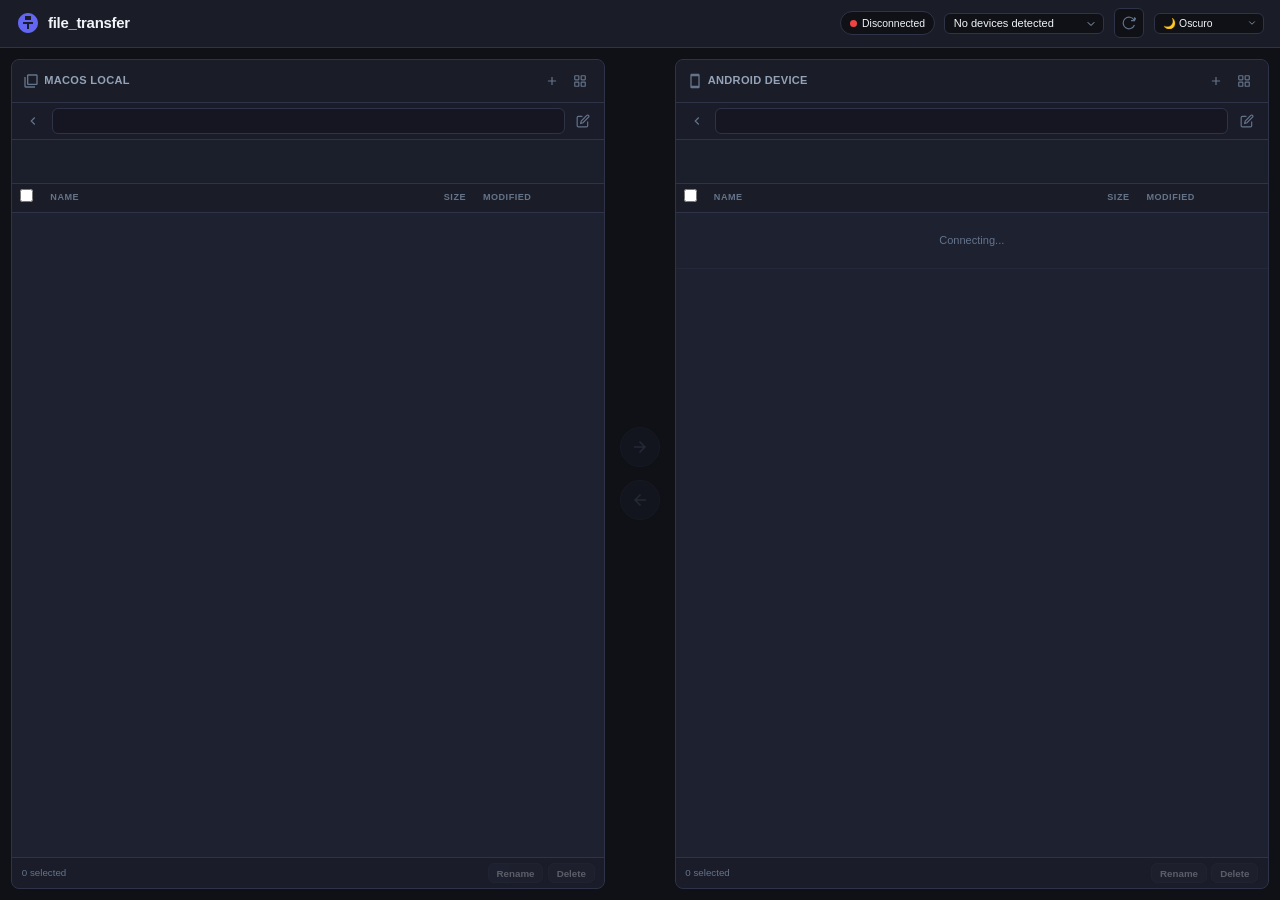
<file: index.html>
<!doctype html>
<html lang="en">

<head>
  <meta charset="UTF-8" />
  <link rel="stylesheet" href="/src/styles.css" />
  <meta name="viewport" content="width=device-width, initial-scale=1.0" />
  <title>file_transfer</title>
  <script type="module" src="/src/main.ts" defer></script>
</head>

<body>
  <div class="app-container">
    <!-- Header -->
    <header>
      <div class="logo-section">
        <!-- Android USB Icon SVG -->
        <svg class="logo-icon" viewBox="0 0 24 24">
          <path
            d="M15 9H9V5H15V9ZM12 2C6.48 2 2 6.48 2 12C2 17.52 6.48 22 12 22C17.52 22 22 17.52 22 12C22 6.48 17.52 2 12 2ZM17 13H13V18H11V13H7V11H17V13Z" />
        </svg>
        <h1>file_transfer</h1>
      </div>

      <div class="connection-bar">
        <div class="status-badge disconnected" id="status-badge">
          <span class="status-dot" id="status-dot"></span>
          <span id="status-text">Disconnected</span>
        </div>

        <select class="device-select" id="device-select">
          <option value="">No devices detected</option>
        </select>

        <button class="btn-refresh" id="btn-refresh" title="Refresh Devices">
          <!-- Refresh Arrow Icon -->
          <svg viewBox="0 0 24 24" fill="none" stroke="currentColor" stroke-width="2">
            <path d="M21.5 2v6h-6M21.34 15.57a10 10 0 1 1-.57-8.38l5.67-5.67" />
          </svg>
        </button>

        <select class="theme-select" id="theme-select">
          <option value="dark">🌙 Oscuro</option>
          <option value="light">☀️ Claro</option>
          <option value="system">💻 Sistema</option>
        </select>

      </div>
    </header>

    <!-- Main Workspace -->
    <main class="workspace">

      <!-- Left Pane: Local File Browser -->
      <section class="pane" id="local-pane">
        <div class="pane-header">
          <div class="pane-title-group">
            <svg viewBox="0 0 24 24">
              <path
                d="M4 6H2v14c0 1.1.9 2 2 2h14v-2H4V6zm16-4H8c-1.1 0-2 .9-2 2v12c0 1.1.9 2 2 2h12c1.1 0 2-.9 2-2V4c0-1.1-.9-2-2-2zm0 14H8V4h12v12z" />
            </svg>
            <h2 class="pane-title">macOS Local</h2>
          </div>
          <div class="pane-header-actions">
            <div class="pane-header-actions-group">
            <button class="btn-icon" id="btn-local-new-folder" title="New Folder">
              <svg viewBox="0 0 24 24" fill="none" stroke="currentColor" stroke-width="2">
                <path d="M12 5v14M5 12h14" />
              </svg>
            </button>
            <button class="btn-icon btn-view-toggle" id="btn-local-view-toggle" title="Toggle grid view">
              <svg viewBox="0 0 24 24" fill="none" stroke="currentColor" stroke-width="2">
                <rect x="3" y="3" width="7" height="7" rx="1" />
                <rect x="14" y="3" width="7" height="7" rx="1" />
                <rect x="3" y="14" width="7" height="7" rx="1" />
                <rect x="14" y="14" width="7" height="7" rx="1" />
              </svg>
            </button>
          </div>
        </div>
        </div>

        <div class="navigation-bar">
          <button class="btn-icon" id="local-up-btn" title="Go to parent folder">
            <svg viewBox="0 0 24 24" fill="none" stroke="currentColor" stroke-width="2">
              <polyline points="15 18 9 12 15 6" />
            </svg>
          </button>
          <div class="breadcrumbs" id="local-breadcrumbs"></div>
          <input type="text" class="path-input" id="local-path-input" value="/" style="display: none;" />
          <button class="btn-icon btn-edit-path" id="local-btn-edit-path" title="Editar ruta manualmente">
            <svg viewBox="0 0 24 24" fill="none" stroke="currentColor" stroke-width="2">
              <path
                d="M11 4H4a2 2 0 0 0-2 2v14a2 2 0 0 0 2 2h14a2 2 0 0 0 2-2v-7M18.5 2.5a2.121 2.121 0 1 1 3 3L12 15l-4 1 1-4 9.5-9.5z" />
            </svg>
          </button>
        </div>

        <!-- Local storage drives -->
        <div class="drives-container" id="local-drives"></div>

        <div class="file-list-container">
          <table class="file-table">
            <thead>
              <tr>
                <th class="col-checkbox">
                  <input type="checkbox" class="select-all" id="local-select-all" title="Select all" />
                </th>
                <th class="col-name">Name</th>
                <th class="col-size">Size</th>
                <th class="col-modified">Modified</th>
              </tr>
            </thead>
            <tbody id="local-file-list">
              <!-- Javascript will populate rows -->
            </tbody>
          </table>
        </div>

        <div class="pane-progress" id="local-pane-progress" hidden>
          <div class="pane-progress-header">
            <span class="pane-progress-title">
              <svg viewBox="0 0 24 24"><path d="M15 12h-8m0 0l4-4m-4 4l4 4" stroke-linecap="round" stroke-linejoin="round"/><path d="M21 12a9 9 0 1 1-18 0 9 9 0 0 1 18 0z" stroke-linecap="round" stroke-linejoin="round"/></svg>
              Pull to Mac
            </span>
            <span class="pane-progress-count" id="local-progress-count">0 / 0</span>
          </div>
          <div class="pane-progress-list" id="local-progress-list"></div>
        </div>

        <div class="pane-footer">
          <span class="selection-info" id="local-selection-info">0 selected</span>
          <div class="pane-actions">
            <button class="btn-action" id="btn-local-rename" disabled>Rename</button>
            <button class="btn-action" id="btn-local-delete" disabled>Delete</button>
          </div>
        </div>
      </section>

      <!-- Center Actions Divider -->
      <section class="transfer-controls">
        <button class="btn-transfer push" id="btn-push" disabled title="Copy to Android">
          <!-- Right Arrow SVG -->
          <svg viewBox="0 0 24 24">
            <path d="M12 4l-1.41 1.41L16.17 11H4v2h12.17l-5.58 5.59L12 20l8-8z" />
          </svg>
        </button>
        <button class="btn-transfer pull" id="btn-pull" disabled title="Copy to Mac">
          <!-- Left Arrow SVG -->
          <svg viewBox="0 0 24 24">
            <path d="M20 11H7.83l5.59-5.59L12 4l-8 8 8 8 1.41-1.41L7.83 13H20v-2z" />
          </svg>
        </button>
      </section>

      <!-- Right Pane: Android Remote Browser -->
      <section class="pane" id="remote-pane">
        <div class="pane-header">
          <div class="pane-title-group">
            <svg viewBox="0 0 24 24">
              <path
                d="M17 1.01L7 1c-1.1 0-2 .9-2 2v18c0 1.1.9 2 2 2h10c1.1 0 2-.9 2-2V3c0-1.1-.9-1.99-2-1.99zM17 19H7V5h10v14z" />
            </svg>
            <h2 class="pane-title">Android Device</h2>
          </div>
          <div class="pane-header-actions">
            <div class="pane-header-actions-group">
            <button class="btn-icon" id="btn-remote-new-folder" title="New Folder">
              <svg viewBox="0 0 24 24" fill="none" stroke="currentColor" stroke-width="2">
                <path d="M12 5v14M5 12h14" />
              </svg>
            </button>
            <button class="btn-icon btn-view-toggle" id="btn-remote-view-toggle" title="Toggle grid view">
              <svg viewBox="0 0 24 24" fill="none" stroke="currentColor" stroke-width="2">
                <rect x="3" y="3" width="7" height="7" rx="1" />
                <rect x="14" y="3" width="7" height="7" rx="1" />
                <rect x="3" y="14" width="7" height="7" rx="1" />
                <rect x="14" y="14" width="7" height="7" rx="1" />
              </svg>
            </button>
          </div>
        </div>
        </div>

        <div class="navigation-bar">
          <button class="btn-icon" id="remote-up-btn" title="Go to parent folder">
            <svg viewBox="0 0 24 24" fill="none" stroke="currentColor" stroke-width="2">
              <polyline points="15 18 9 12 15 6" />
            </svg>
          </button>
          <div class="breadcrumbs" id="remote-breadcrumbs"></div>
          <input type="text" class="path-input" id="remote-path-input" value="/storage" style="display: none;" />
          <button class="btn-icon btn-edit-path" id="remote-btn-edit-path" title="Editar ruta manualmente">
            <svg viewBox="0 0 24 24" fill="none" stroke="currentColor" stroke-width="2">
              <path
                d="M11 4H4a2 2 0 0 0-2 2v14a2 2 0 0 0 2 2h14a2 2 0 0 0 2-2v-7M18.5 2.5a2.121 2.121 0 1 1 3 3L12 15l-4 1 1-4 9.5-9.5z" />
            </svg>
          </button>
        </div>

        <!-- Remote storage drives -->
        <div class="drives-container" id="remote-drives"></div>

        <div class="file-list-container">
          <table class="file-table">
            <thead>
              <tr>
                <th class="col-checkbox">
                  <input type="checkbox" class="select-all" id="remote-select-all" title="Select all" />
                </th>
                <th class="col-name">Name</th>
                <th class="col-size">Size</th>
                <th class="col-modified">Modified</th>
              </tr>
            </thead>
            <tbody id="remote-file-list">
              <tr>
                <td colspan="4" style="text-align: center; color: var(--text-muted); padding: 1.5rem;">Connecting...
                </td>
              </tr>
            </tbody>
          </table>
        </div>

        <div class="pane-progress" id="remote-pane-progress" hidden>
          <div class="pane-progress-header">
            <span class="pane-progress-title">
              <svg viewBox="0 0 24 24"><path d="M9 12h8m0 0l-4-4m4 4l-4 4" stroke-linecap="round" stroke-linejoin="round"/><path d="M21 12a9 9 0 1 1-18 0 9 9 0 0 1 18 0z" stroke-linecap="round" stroke-linejoin="round"/></svg>
              Push to Android
            </span>
            <span class="pane-progress-count" id="remote-progress-count">0 / 0</span>
          </div>
          <div class="pane-progress-list" id="remote-progress-list"></div>
        </div>

        <div class="pane-footer">
          <span class="selection-info" id="remote-selection-info">0 selected</span>
          <div class="pane-actions">
            <button class="btn-action" id="btn-remote-rename" disabled>Rename</button>
            <button class="btn-action" id="btn-remote-delete" disabled>Delete</button>
          </div>
        </div>
      </section>

      <!-- Onboarding Screen / ADB Help Guide -->
      <div class="onboarding-overlay" id="onboarding-overlay" style="display: none;">
        <div class="onboarding-card">
          <h2>No Android Device Detected</h2>
          <p style="color: var(--text-secondary); margin-bottom: 1.5rem;">Please connect your Android device with USB
            debugging enabled. Follow these quick steps:</p>

          <div class="onboarding-steps">
            <div class="onboarding-step">
              <span class="step-num">1</span>
              <div class="step-text">
                <h4>Connect USB Cable</h4>
                <p>Plug your Android phone or tablet into your Mac using a USB data cable.</p>
              </div>
            </div>

            <div class="onboarding-step">
              <span class="step-num">2</span>
              <div class="step-text">
                <h4>Enable Developer Options</h4>
                <p>Go to **Settings** ➔ **About phone** on Android and tap **Build number** 7 times.</p>
              </div>
            </div>

            <div class="onboarding-step">
              <span class="step-num">3</span>
              <div class="step-text">
                <h4>Activate USB Debugging</h4>
                <p>Open **Settings** ➔ **System** ➔ **Developer options** and turn on **USB debugging**.</p>
              </div>
            </div>

            <div class="onboarding-step">
              <span class="step-num">4</span>
              <div class="step-text">
                <h4>Authorize Connection</h4>
                <p>If prompted on your phone's screen, select **"Always allow from this computer"** and tap **OK**.</p>
              </div>
            </div>
          </div>

          <button class="btn-modal confirm" onclick="document.querySelector('#btn-refresh').click()"
            style="margin-top: 1rem; width: 100%;">Refresh Connection</button>
        </div>
      </div>

    </main>


  </div>
</body>

</html>
</file>
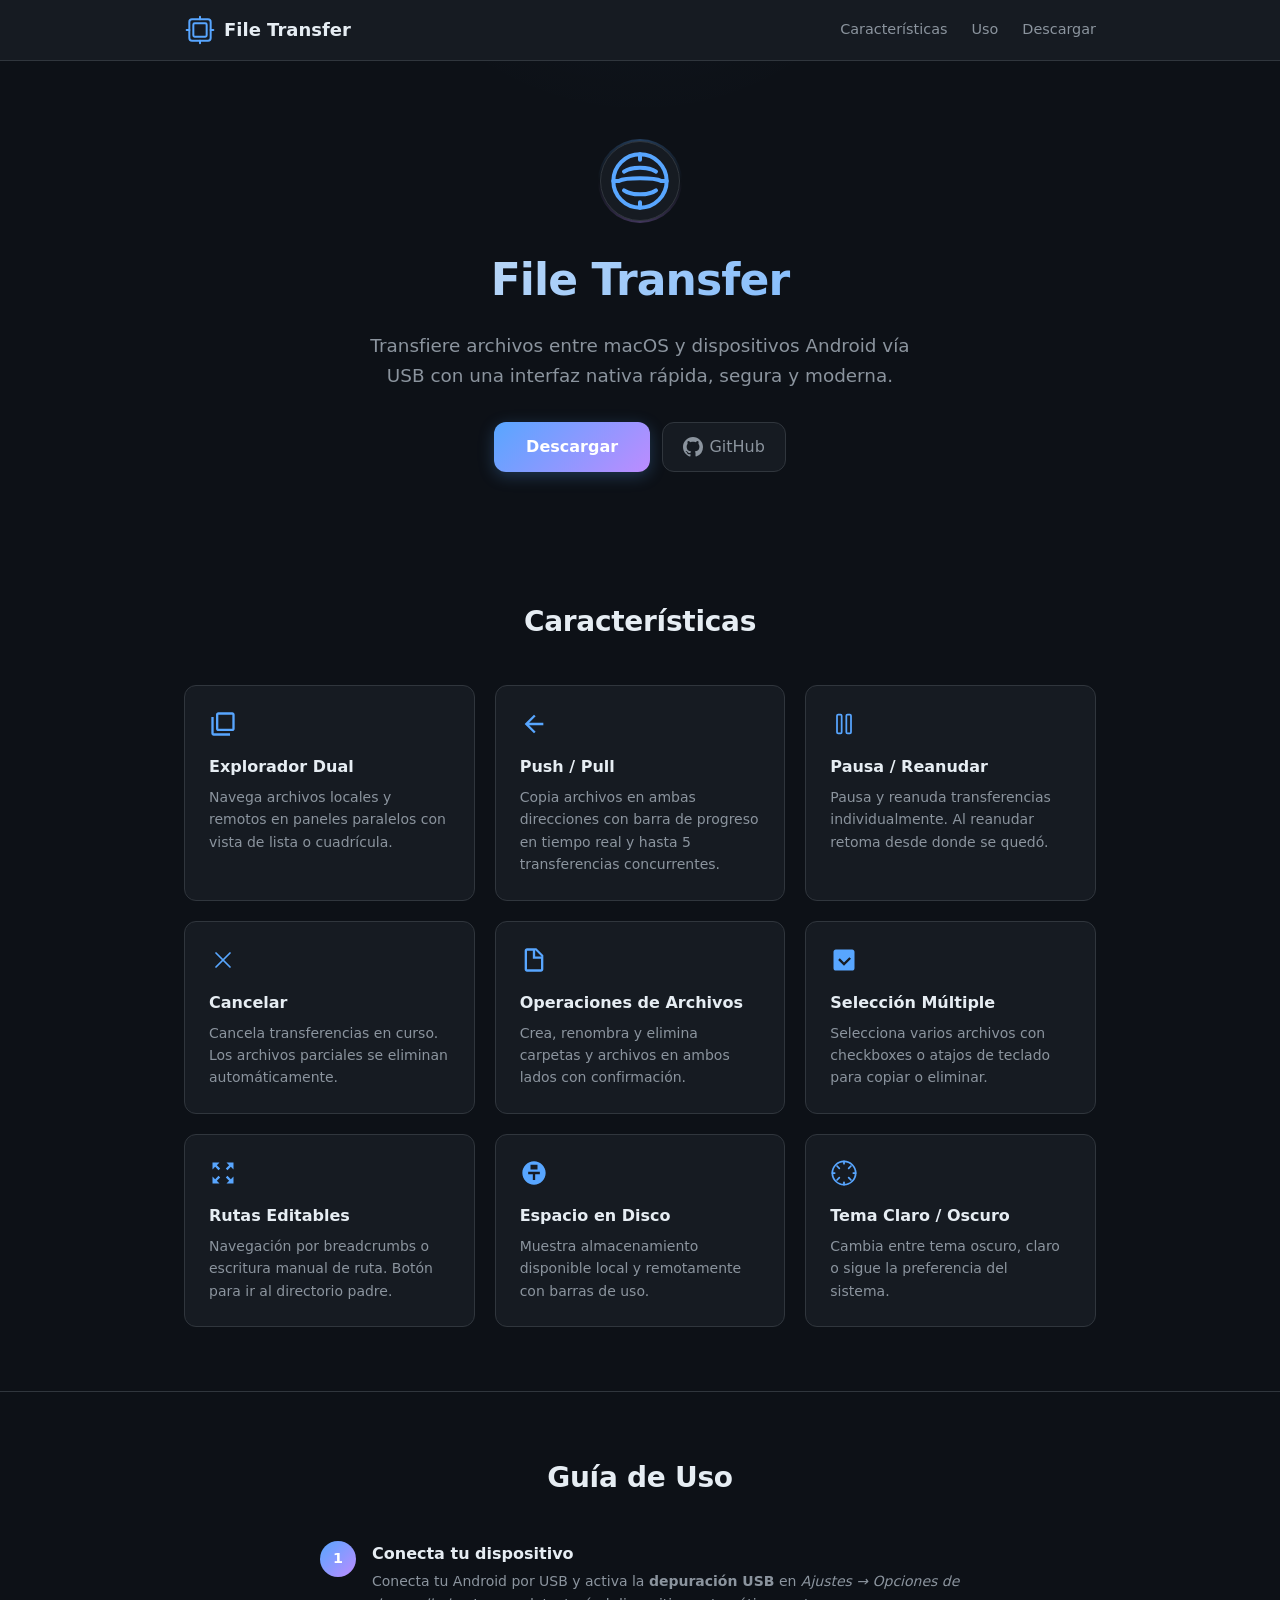
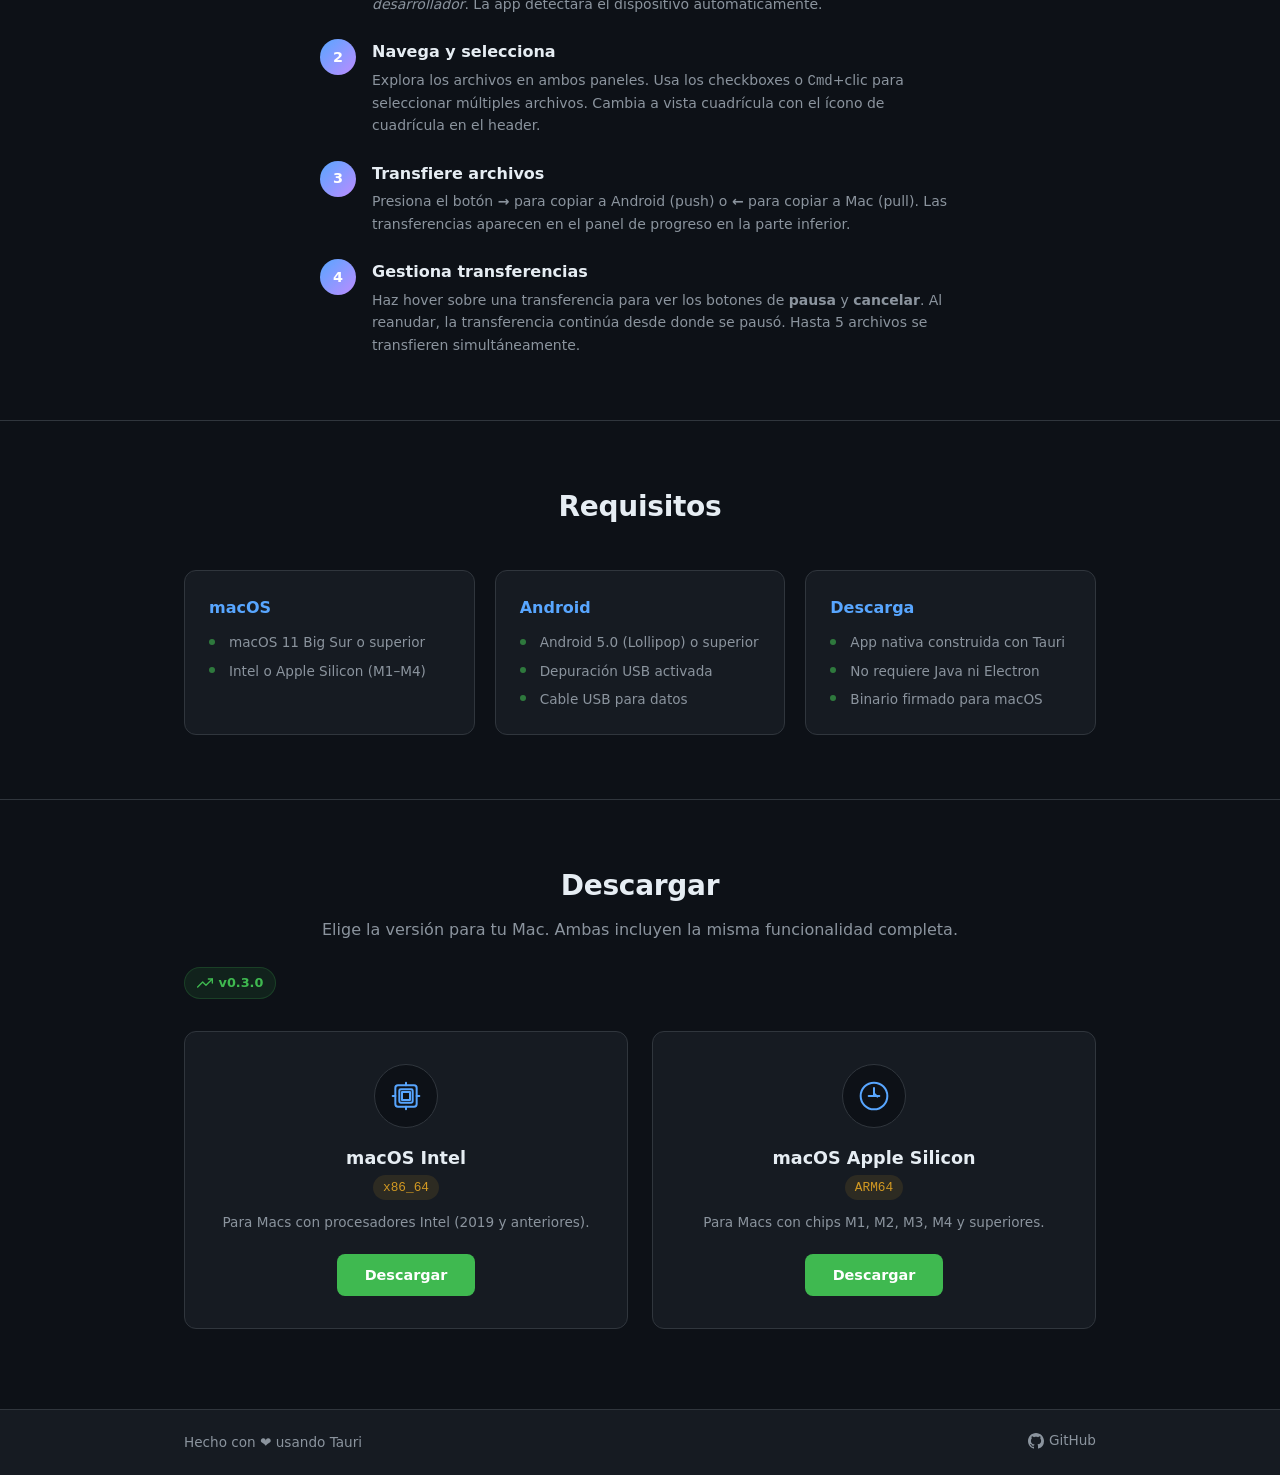
<file: docs/index.html>
<!DOCTYPE html>
<html lang="es">
<head>
  <meta charset="UTF-8" />
  <meta name="viewport" content="width=device-width, initial-scale=1.0" />
  <title>File Transfer — macOS ⇄ Android</title>
  <link rel="stylesheet" href="./styles.css" />
  <link rel="icon" type="image/svg+xml" href="data:image/svg+xml,<svg xmlns='http://www.w3.org/2000/svg' viewBox='0 0 24 24'><path d='M17 1.01L7 1c-1.1 0-2 .9-2 2v18c0 1.1.9 2 2 2h10c1.1 0 2-.9 2-2V3c0-1.1-.9-1.99-2-1.99zM17 19H7V5h10v14z'/></svg>" />
</head>
<body>

  <header>
    <div class="container header-inner">
      <div class="logo">
        <svg viewBox="0 0 24 24" width="32" height="32" fill="none" stroke="currentColor" stroke-width="1.5" stroke-linecap="round" stroke-linejoin="round">
          <rect x="4" y="4" width="16" height="16" rx="2"/>
          <rect x="7" y="7" width="10" height="10" rx="1"/>
          <path d="M12 2v2M12 20v2M2 12h2M20 12h2"/>
        </svg>
        <span>File Transfer</span>
      </div>
      <nav>
        <a href="#features">Características</a>
        <a href="#usage">Uso</a>
        <a href="#download">Descargar</a>
      </nav>
    </div>
  </header>

  <main>
    <section class="hero">
      <div class="container">
        <div class="hero-icon">
          <svg viewBox="0 0 24 24" width="64" height="64" fill="none" stroke="currentColor" stroke-width="1.5" stroke-linecap="round" stroke-linejoin="round">
            <path d="M12 2C6.48 2 2 6.48 2 12s4.48 10 10 10 10-4.48 10-10S17.52 2 12 2z"/>
            <path d="M6 8.5C6 8.5 8 7 12 7s6 1.5 6 1.5"/>
            <path d="M4 12c0 0 2-1 8-1s8 1 8 1"/>
            <path d="M6 15.5C6 15.5 8 17 12 17s6-1.5 6-1.5"/>
            <path d="M12 2v2M12 20v2M2 12h2M20 12h2"/>
          </svg>
        </div>
        <h1>File Transfer</h1>
        <p class="hero-subtitle">
          Transfiere archivos entre macOS y dispositivos Android vía USB
          con una interfaz nativa rápida, segura y moderna.
        </p>
        <div class="hero-actions">
          <a href="#download" class="btn-primary">Descargar</a>
          <a href="https://github.com/ALbertE03/file_transfer" target="_blank" rel="noopener" class="btn-gh">
            <svg viewBox="0 0 24 24" width="20" height="20" fill="currentColor"><path d="M12 0C5.37 0 0 5.37 0 12c0 5.31 3.435 9.795 8.205 11.385.6.105.825-.255.825-.57 0-.285-.015-1.23-.015-2.235-3.015.555-3.795-.735-4.035-1.41-.135-.345-.72-1.41-1.23-1.695-.42-.225-1.02-.78-.015-.795.945-.015 1.62.87 1.845 1.23 1.08 1.815 2.805 1.305 3.495.99.105-.78.42-1.305.765-1.605-2.67-.3-5.46-1.335-5.46-5.925 0-1.305.465-2.385 1.23-3.225-.12-.3-.54-1.53.12-3.18 0 0 1.005-.315 3.3 1.23.96-.27 1.98-.405 3-.405s2.04.135 3 .405c2.295-1.56 3.3-1.23 3.3-1.23.66 1.65.24 2.88.12 3.18.765.84 1.23 1.905 1.23 3.225 0 4.605-2.805 5.625-5.475 5.925.435.375.81 1.095.81 2.22 0 1.605-.015 2.895-.015 3.3 0 .315.225.69.825.57A12.02 12.02 0 0 0 24 12c0-6.63-5.37-12-12-12z"/></svg>
            GitHub
          </a>
        </div>
      </div>
    </section>

    <section class="features" id="features">
      <div class="container">
        <h2>Características</h2>
        <div class="features-grid">
          <article class="feature-card">
            <svg viewBox="0 0 24 24" fill="currentColor">
              <path d="M4 6H2v14c0 1.1.9 2 2 2h14v-2H4V6zm16-4H8c-1.1 0-2 .9-2 2v12c0 1.1.9 2 2 2h12c1.1 0 2-.9 2-2V4c0-1.1-.9-2-2-2zm0 14H8V4h12v12z"/>
            </svg>
            <h3>Explorador Dual</h3>
            <p>Navega archivos locales y remotos en paneles paralelos con vista de lista o cuadrícula.</p>
          </article>
          <article class="feature-card">
            <svg viewBox="0 0 24 24" fill="currentColor">
              <path d="M20 11H7.83l5.59-5.59L12 4l-8 8 8 8 1.41-1.41L7.83 13H20v-2z"/>
            </svg>
            <h3>Push / Pull</h3>
            <p>Copia archivos en ambas direcciones con barra de progreso en tiempo real y hasta 5 transferencias concurrentes.</p>
          </article>
          <article class="feature-card">
            <svg viewBox="0 0 24 24" fill="none" stroke="currentColor" stroke-width="1.5" stroke-linecap="round" stroke-linejoin="round">
              <rect x="6" y="4" width="4" height="16" rx="1"/>
              <rect x="14" y="4" width="4" height="16" rx="1"/>
            </svg>
            <h3>Pausa / Reanudar</h3>
            <p>Pausa y reanuda transferencias individualmente. Al reanudar retoma desde donde se quedó.</p>
          </article>
          <article class="feature-card">
            <svg viewBox="0 0 24 24" fill="none" stroke="currentColor" stroke-width="1.5" stroke-linecap="round" stroke-linejoin="round">
              <line x1="18" y1="6" x2="6" y2="18"/>
              <line x1="6" y1="6" x2="18" y2="18"/>
            </svg>
            <h3>Cancelar</h3>
            <p>Cancela transferencias en curso. Los archivos parciales se eliminan automáticamente.</p>
          </article>
          <article class="feature-card">
            <svg viewBox="0 0 24 24" fill="currentColor">
              <path d="M14 2H6c-1.1 0-2 .9-2 2v16c0 1.1.9 2 2 2h12c1.1 0 2-.9 2-2V8l-6-6zm-1 7V3.5L18.5 9H13zM6 20V4h5v7h7v9H6z"/>
            </svg>
            <h3>Operaciones de Archivos</h3>
            <p>Crea, renombra y elimina carpetas y archivos en ambos lados con confirmación.</p>
          </article>
          <article class="feature-card">
            <svg viewBox="0 0 24 24" fill="currentColor">
              <path d="M19 3H5c-1.1 0-2 .9-2 2v14c0 1.1.9 2 2 2h14c1.1 0 2-.9 2-2V5c0-1.1-.9-2-2-2zm-7 14l-5-5 1.41-1.41L12 14.17l4.59-4.58L18 11l-6 6z"/>
            </svg>
            <h3>Selección Múltiple</h3>
            <p>Selecciona varios archivos con checkboxes o atajos de teclado para copiar o eliminar.</p>
          </article>
          <article class="feature-card">
            <svg viewBox="0 0 24 24" fill="currentColor">
              <path d="M15 3l2.3 2.3-2.89 2.87 1.42 1.42L18.7 6.7 21 9V3h-6zM3 9l2.3-2.3 2.87 2.89 1.42-1.42L6.7 5.3 9 3H3v6zm6 12l-2.3-2.3 2.89-2.87-1.42-1.42L5.3 17.3 3 15v6h6zm12-6l-2.3 2.3-2.87-2.89-1.42 1.42 2.89 2.87L15 21h6v-6z"/>
            </svg>
            <h3>Rutas Editables</h3>
            <p>Navegación por breadcrumbs o escritura manual de ruta. Botón para ir al directorio padre.</p>
          </article>
          <article class="feature-card">
            <svg viewBox="0 0 24 24" fill="currentColor">
              <path d="M15 9H9V5H15V9ZM12 2C6.48 2 2 6.48 2 12C2 17.52 6.48 22 12 22C17.52 22 22 17.52 22 12C22 6.48 17.52 2 12 2ZM17 13H13V18H11V13H7V11H17V13Z"/>
            </svg>
            <h3>Espacio en Disco</h3>
            <p>Muestra almacenamiento disponible local y remotamente con barras de uso.</p>
          </article>
          <article class="feature-card">
            <svg viewBox="0 0 24 24" fill="none" stroke="currentColor" stroke-width="1.5" stroke-linecap="round" stroke-linejoin="round">
              <circle cx="12" cy="12" r="10"/>
              <path d="M12 2v2M12 20v2M2 12h2M20 12h2"/>
              <path d="M6 6l2 2M16 16l2 2M6 18l2-2M16 8l2-2"/>
            </svg>
            <h3>Tema Claro / Oscuro</h3>
            <p>Cambia entre tema oscuro, claro o sigue la preferencia del sistema.</p>
          </article>
        </div>
      </div>
    </section>

    <section class="usage" id="usage">
      <div class="container">
        <h2>Guía de Uso</h2>
        <div class="usage-steps">
          <div class="usage-step">
            <span class="usage-num">1</span>
            <div class="usage-body">
              <h3>Conecta tu dispositivo</h3>
              <p>Conecta tu Android por USB y activa la <strong>depuración USB</strong> en <em>Ajustes → Opciones de desarrollador</em>. La app detectará el dispositivo automáticamente.</p>
            </div>
          </div>
          <div class="usage-step">
            <span class="usage-num">2</span>
            <div class="usage-body">
              <h3>Navega y selecciona</h3>
              <p>Explora los archivos en ambos paneles. Usa los checkboxes o <kbd>Cmd</kbd>+clic para seleccionar múltiples archivos. Cambia a vista cuadrícula con el ícono de cuadrícula en el header.</p>
            </div>
          </div>
          <div class="usage-step">
            <span class="usage-num">3</span>
            <div class="usage-body">
              <h3>Transfiere archivos</h3>
              <p>Presiona el botón <strong>→</strong> para copiar a Android (push) o <strong>←</strong> para copiar a Mac (pull). Las transferencias aparecen en el panel de progreso en la parte inferior.</p>
            </div>
          </div>
          <div class="usage-step">
            <span class="usage-num">4</span>
            <div class="usage-body">
              <h3>Gestiona transferencias</h3>
              <p>Haz hover sobre una transferencia para ver los botones de <strong>pausa</strong> y <strong>cancelar</strong>. Al reanudar, la transferencia continúa desde donde se pausó. Hasta 5 archivos se transfieren simultáneamente.</p>
            </div>
          </div>
        </div>
      </div>
    </section>



    <section class="requirements">
      <div class="container">
        <h2>Requisitos</h2>
        <div class="req-grid">
          <div class="req-card">
            <h3>macOS</h3>
            <ul>
              <li>macOS 11 Big Sur o superior</li>
              <li>Intel o Apple Silicon (M1–M4)</li>

            </ul>
          </div>
          <div class="req-card">
            <h3>Android</h3>
            <ul>
              <li>Android 5.0 (Lollipop) o superior</li>
              <li>Depuración USB activada</li>
              <li>Cable USB para datos</li>
            </ul>
          </div>
          <div class="req-card">
            <h3>Descarga</h3>
            <ul>
              <li>App nativa construida con Tauri</li>
              <li>No requiere Java ni Electron</li>
              <li>Binario firmado para macOS</li>
            </ul>
          </div>
        </div>
      </div>
    </section>

    <section class="download" id="download">
      <div class="container">
        <h2>Descargar</h2>
        <p class="download-subtitle">
          Elige la versión para tu Mac. Ambas incluyen la misma funcionalidad completa.
        </p>
        <div class="version-badge">
          <svg viewBox="0 0 24 24" width="16" height="16" fill="none" stroke="currentColor" stroke-width="2" stroke-linecap="round" stroke-linejoin="round">
            <polyline points="23 6 13.5 15.5 8.5 10.5 1 18"/>
            <polyline points="17 6 23 6 23 12"/>
          </svg>
          v0.3.0
        </div>
        <div class="download-cards">
          <a href="https://github.com/ALbertE03/file_transfer/releases/latest/download/file_transfer-x86_64.dmg" class="download-card" id="download-x64">
            <div class="chip-icon">
              <svg viewBox="0 0 24 24" fill="none" stroke="currentColor" stroke-width="1.5" stroke-linecap="round" stroke-linejoin="round">
                <rect x="4" y="4" width="16" height="16" rx="2"/>
                <rect x="7" y="7" width="10" height="10" rx="1"/>
                <path d="M12 2v2M12 20v2M2 12h2M20 12h2"/>
                <path d="M9 9h6v6H9z"/>
              </svg>
            </div>
            <h3>macOS Intel</h3>
            <p class="arch">x86_64</p>
            <p class="desc">Para Macs con procesadores Intel (2019 y anteriores).</p>
            <span class="btn-download">Descargar</span>
          </a>
          <a href="https://github.com/ALbertE03/file_transfer/releases/latest/download/file_transfer-aarch64.dmg" class="download-card" id="download-arm">
            <div class="chip-icon">
              <svg viewBox="0 0 24 24" fill="none" stroke="currentColor" stroke-width="1.5" stroke-linecap="round" stroke-linejoin="round">
                <path d="M12 2C6.48 2 2 6.48 2 12s4.48 10 10 10 10-4.48 10-10S17.52 2 12 2z"/>
                <path d="M12 6v4l2.5 2.5"/>
                <path d="M8 12h8"/>
                <path d="M12 8v4"/>
              </svg>
            </div>
            <h3>macOS Apple Silicon</h3>
            <p class="arch">ARM64</p>
            <p class="desc">Para Macs con chips M1, M2, M3, M4 y superiores.</p>
            <span class="btn-download">Descargar</span>
          </a>
        </div>
      </div>
    </section>
  </main>

  <footer>
    <div class="container footer-inner">
      <p>Hecho con ❤️ usando <a href="https://tauri.app" target="_blank" rel="noopener">Tauri</a></p>
      <p>
        <a href="https://github.com/ALbertE03/file_transfer" target="_blank" rel="noopener" class="footer-gh">
          <svg viewBox="0 0 24 24" width="16" height="16" fill="currentColor"><path d="M12 0C5.37 0 0 5.37 0 12c0 5.31 3.435 9.795 8.205 11.385.6.105.825-.255.825-.57 0-.285-.015-1.23-.015-2.235-3.015.555-3.795-.735-4.035-1.41-.135-.345-.72-1.41-1.23-1.695-.42-.225-1.02-.78-.015-.795.945-.015 1.62.87 1.845 1.23 1.08 1.815 2.805 1.305 3.495.99.105-.78.42-1.305.765-1.605-2.67-.3-5.46-1.335-5.46-5.925 0-1.305.465-2.385 1.23-3.225-.12-.3-.54-1.53.12-3.18 0 0 1.005-.315 3.3 1.23.96-.27 1.98-.405 3-.405s2.04.135 3 .405c2.295-1.56 3.3-1.23 3.3-1.23.66 1.65.24 2.88.12 3.18.765.84 1.23 1.905 1.23 3.225 0 4.605-2.805 5.625-5.475 5.925.435.375.81 1.095.81 2.22 0 1.605-.015 2.895-.015 3.3 0 .315.225.69.825.57A12.02 12.02 0 0 0 24 12c0-6.63-5.37-12-12-12z"/></svg>
          GitHub
        </a>
      </p>
    </div>
  </footer>

</body>
</html>
</file>
<file: src/styles.css>
:root {
  --bg-primary: #0f1117;
  --bg-secondary: #1a1d27;
  --bg-card: #1e2130;
  --bg-hover: #262a3a;
  --bg-active: #2d3250;
  --border-color: #2e3347;
  --border-hover: #3d4360;

  --text-primary: #f1f5f9;
  --text-secondary: #94a3b8;
  --text-muted: #64748b;

  --primary: #6366f1;
  --primary-hover: #818cf8;
  --primary-subtle: rgba(99, 102, 241, 0.12);
  --primary-glow: rgba(99, 102, 241, 0.25);

  --success: #22c55e;
  --warning: #f59e0b;
  --danger: #ef4444;
  --danger-subtle: rgba(239, 68, 68, 0.12);

  --push: #6366f1;
  --push-subtle: rgba(99, 102, 241, 0.12);
  --pull: #06b6d4;
  --pull-subtle: rgba(6, 182, 212, 0.12);

  --font-family: -apple-system, BlinkMacSystemFont, 'SF Pro', 'Helvetica Neue', sans-serif;
  --font-size: 13px;
  --radius: 8px;
  --radius-sm: 6px;
}

[data-theme="light"] {
  --bg-primary: #f5f5f7;
  --bg-secondary: #ffffff;
  --bg-card: #ffffff;
  --bg-hover: #e8e8ed;
  --bg-active: #d1d1d6;
  --border-color: #d1d1d6;
  --border-hover: #a1a1aa;

  --text-primary: #1d1d1f;
  --text-secondary: #424245;
  --text-muted: #86868b;

  --primary: #4f46e5;
  --primary-hover: #6366f1;
  --primary-subtle: rgba(79, 70, 229, 0.08);
  --primary-glow: rgba(79, 70, 229, 0.15);

  --success: #1a8a3c;
  --warning: #d97706;
  --danger: #c41e3a;
  --danger-subtle: rgba(196, 30, 58, 0.08);

  --push: #4f46e5;
  --push-subtle: rgba(79, 70, 229, 0.08);
  --pull: #0e7c8a;
  --pull-subtle: rgba(14, 124, 138, 0.08);
}

* {
  box-sizing: border-box;
  margin: 0;
  padding: 0;
}

html, body {
  font-family: var(--font-family);
  font-size: var(--font-size);
  line-height: 1.5;
  color: var(--text-primary);
  background: var(--bg-primary);
  overflow: hidden;
  height: 100vh;
  width: 100vw;
  -webkit-font-smoothing: antialiased;
}

::-webkit-scrollbar { width: 5px; height: 5px; }
::-webkit-scrollbar-track { background: transparent; }
::-webkit-scrollbar-thumb { background: var(--border-color); border-radius: 3px; }
::-webkit-scrollbar-thumb:hover { background: var(--border-hover); }

.app-container {
  display: flex;
  flex-direction: column;
  height: 100vh;
}

header {
  display: flex;
  justify-content: space-between;
  align-items: center;
  padding: 0.65rem 1.25rem;
  background: var(--bg-secondary);
  border-bottom: 1px solid var(--border-color);
  z-index: 10;
  flex-shrink: 0;
}

.logo-section {
  display: flex;
  align-items: center;
  gap: 0.6rem;
}

.logo-section h1 {
  font-size: 1.15rem;
  font-weight: 700;
  letter-spacing: -0.3px;
  color: var(--text-primary);
}

.logo-icon {
  width: 24px;
  height: 24px;
  fill: var(--primary);
}

.connection-bar {
  display: flex;
  align-items: center;
  gap: 0.75rem;
}

.status-badge {
  display: flex;
  align-items: center;
  gap: 0.4rem;
  padding: 0.25rem 0.65rem;
  border-radius: 20px;
  font-size: 0.8rem;
  font-weight: 500;
  background: var(--bg-primary);
  border: 1px solid var(--border-color);
  transition: all 0.2s;
}

.status-dot {
  width: 7px;
  height: 7px;
  border-radius: 50%;
  background: var(--danger);
  transition: all 0.3s;
}

.status-badge.connected .status-dot {
  background: var(--success);
  box-shadow: 0 0 6px var(--success);
}

.status-badge.unauthorized .status-dot {
  background: var(--warning);
  box-shadow: 0 0 6px var(--warning);
}

.device-select {
  background: var(--bg-primary);
  border: 1px solid var(--border-color);
  color: var(--text-primary);
  padding: 0.3rem 2rem 0.3rem 0.65rem;
  border-radius: var(--radius-sm);
  font-family: inherit;
  font-size: 0.85rem;
  cursor: pointer;
  outline: none;
  appearance: none;
  background-image: url("data:image/svg+xml;charset=UTF-8,%3csvg xmlns='http://www.w3.org/2000/svg' viewBox='0 0 24 24' fill='none' stroke='%2394a3b8' stroke-width='2' stroke-linecap='round' stroke-linejoin='round'%3e%3cpolyline points='6 9 12 15 18 9'%3e%3c/polyline%3e%3c/svg%3e");
  background-repeat: no-repeat;
  background-position: right 0.5rem center;
  background-size: 0.9rem;
  min-width: 160px;
}

.device-select:focus {
  border-color: var(--primary);
}

.btn-refresh {
  background: var(--bg-primary);
  border: 1px solid var(--border-color);
  color: var(--text-muted);
  width: 30px;
  height: 30px;
  display: flex;
  align-items: center;
  justify-content: center;
  border-radius: var(--radius-sm);
  cursor: pointer;
  transition: all 0.2s;
}

.btn-refresh:hover {
  border-color: var(--border-hover);
  color: var(--text-secondary);
}

.btn-theme {
  background: var(--bg-primary);
  border: 1px solid var(--border-color);
  color: var(--text-muted);
  width: 30px;
  height: 30px;
  display: flex;
  align-items: center;
  justify-content: center;
  border-radius: var(--radius-sm);
  cursor: pointer;
  transition: all 0.2s;
  font-size: 1rem;
  line-height: 1;
}

.btn-theme:hover {
  border-color: var(--border-hover);
  color: var(--text-secondary);
}

.theme-select {
  background: var(--bg-primary);
  border: 1px solid var(--border-color);
  color: var(--text-primary);
  padding: 0.3rem 1.5rem 0.3rem 0.65rem;
  border-radius: var(--radius-sm);
  font-family: inherit;
  font-size: 0.8rem;
  cursor: pointer;
  outline: none;
  appearance: none;
  background-image: url("data:image/svg+xml;charset=UTF-8,%3csvg xmlns='http://www.w3.org/2000/svg' viewBox='0 0 24 24' fill='none' stroke='%2394a3b8' stroke-width='2' stroke-linecap='round' stroke-linejoin='round'%3e%3cpolyline points='6 9 12 15 18 9'%3e%3c/polyline%3e%3c/svg%3e");
  background-repeat: no-repeat;
  background-position: right 0.4rem center;
  background-size: 0.8rem;
  min-width: 110px;
}

.theme-select:focus {
  border-color: var(--primary);
}

.btn-refresh svg {
  width: 14px;
  height: 14px;
  transition: transform 0.4s ease;
}

.btn-refresh:hover svg {
  transform: rotate(180deg);
}

.workspace {
  display: flex;
  flex: 1;
  min-height: 0;
  padding: 0.5rem;
  position: relative;
}

.pane {
  flex: 1;
  display: flex;
  flex-direction: column;
  background: var(--bg-card);
  border: 1px solid var(--border-color);
  border-radius: var(--radius);
  margin: 0.35rem;
  overflow: hidden;
  transition: border-color 0.2s;
}

.pane:focus-within {
  border-color: var(--border-hover);
}

.pane-header {
  display: flex;
  align-items: center;
  justify-content: space-between;
  padding: 0.6rem 0.85rem;
  background: var(--bg-secondary);
  border-bottom: 1px solid var(--border-color);
  flex-shrink: 0;
}

.pane-title-group {
  display: flex;
  align-items: center;
  gap: 0.4rem;
}

.pane-title-group svg {
  width: 16px;
  height: 16px;
  fill: var(--text-muted);
}

.pane-title {
  font-size: 0.85rem;
  font-weight: 600;
  color: var(--text-secondary);
  text-transform: uppercase;
  letter-spacing: 0.3px;
}

.pane-header-actions {
  display: flex;
  gap: 0.3rem;
}

.btn-icon {
  background: transparent;
  border: none;
  color: var(--text-muted);
  border-radius: var(--radius-sm);
  width: 26px;
  height: 26px;
  display: flex;
  align-items: center;
  justify-content: center;
  cursor: pointer;
  transition: all 0.15s;
}

.btn-icon:hover {
  background: var(--bg-hover);
  color: var(--text-secondary);
}

.btn-icon svg {
  width: 14px;
  height: 14px;
  stroke: currentColor;
  stroke-width: 2;
}

.navigation-bar {
  display: flex;
  gap: 0.4rem;
  padding: 0.4rem 0.65rem;
  background: rgba(0, 0, 0, 0.15);
  border-bottom: 1px solid var(--border-color);
  align-items: center;
  flex-shrink: 0;
}

.path-input {
  flex: 1;
  background: rgba(0, 0, 0, 0.3);
  border: 1px solid var(--border-color);
  color: var(--text-secondary);
  border-radius: var(--radius-sm);
  padding: 0.3rem 0.5rem;
  font-family: var(--font-family);
  font-size: 0.8rem;
  outline: none;
  transition: all 0.15s;
}

.path-input:focus {
  border-color: var(--primary);
  color: var(--text-primary);
  background: rgba(0, 0, 0, 0.4);
}

.file-list-container {
  flex: 1;
  overflow-y: auto;
}

.file-table {
  width: 100%;
  border-collapse: collapse;
  text-align: left;
}

.file-table th {
  position: sticky;
  top: 0;
  background: var(--bg-secondary);
  padding: 0.4rem 0.65rem;
  font-size: 0.7rem;
  font-weight: 600;
  text-transform: uppercase;
  letter-spacing: 0.5px;
  color: var(--text-muted);
  border-bottom: 1px solid var(--border-color);
  z-index: 5;
}

.file-table td {
  padding: 0.45rem 0.65rem;
  border-bottom: 1px solid rgba(46, 51, 71, 0.4);
  font-size: 0.85rem;
  color: var(--text-secondary);
  white-space: nowrap;
  overflow: hidden;
  text-overflow: ellipsis;
}

.file-table td.col-name {
  max-width: 280px;
}

.file-table tr {
  cursor: pointer;
  transition: background 0.1s;
}

.file-table tr:hover {
  background: var(--bg-hover);
}

.file-table tr.selected {
  background: var(--primary-subtle);
}

.file-table tr.selected td {
  color: var(--text-primary);
}

.file-item-name {
  display: flex;
  align-items: center;
  gap: 0.5rem;
}

.file-item-icon {
  width: 16px;
  height: 16px;
  flex-shrink: 0;
}

.file-item-icon.folder { fill: var(--warning); }
.file-item-icon.file { fill: var(--text-muted); }
.file-item-icon.symlink { fill: var(--primary); }

.col-checkbox {
  width: 28px;
  text-align: center;
}

.col-checkbox input[type="checkbox"] {
  accent-color: var(--primary);
  width: 13px;
  height: 13px;
  cursor: pointer;
}

.col-size {
  width: 75px;
  text-align: right;
  font-size: 0.8rem;
  color: var(--text-muted);
}

.col-modified {
  width: 130px;
  font-size: 0.8rem;
  color: var(--text-muted);
}

.transfer-controls {
  width: 60px;
  display: flex;
  flex-direction: column;
  align-items: center;
  justify-content: center;
  gap: 1rem;
  flex-shrink: 0;
}

.btn-transfer {
  width: 40px;
  height: 40px;
  border-radius: 50%;
  background: var(--bg-card);
  border: 1px solid var(--border-color);
  color: var(--text-muted);
  display: flex;
  align-items: center;
  justify-content: center;
  cursor: pointer;
  transition: all 0.2s;
}

.btn-transfer.push {
  color: var(--push);
  border-color: rgba(99, 102, 241, 0.3);
}

.btn-transfer.pull {
  color: var(--pull);
  border-color: rgba(6, 182, 212, 0.3);
}

.btn-transfer.push:hover:not(:disabled) {
  background: var(--push-subtle);
  border-color: var(--push);
  box-shadow: 0 0 12px rgba(99, 102, 241, 0.2);
}

.btn-transfer.pull:hover:not(:disabled) {
  background: var(--pull-subtle);
  border-color: var(--pull);
  box-shadow: 0 0 12px rgba(6, 182, 212, 0.2);
}

.btn-transfer:disabled {
  opacity: 0.25;
  cursor: not-allowed;
  border-color: var(--border-color);
  color: var(--text-muted);
  box-shadow: none;
}

.btn-transfer svg {
  width: 18px;
  height: 18px;
  fill: currentColor;
}

.pane-footer {
  display: flex;
  justify-content: space-between;
  align-items: center;
  padding: 0.4rem 0.75rem;
  background: rgba(0, 0, 0, 0.15);
  border-top: 1px solid var(--border-color);
  flex-shrink: 0;
}

.selection-info {
  font-size: 0.75rem;
  color: var(--text-muted);
}

.pane-actions {
  display: flex;
  gap: 0.35rem;
}

.btn-action {
  background: var(--bg-hover);
  border: 1px solid var(--border-color);
  color: var(--text-primary);
  padding: 0.25rem 0.6rem;
  border-radius: var(--radius-sm);
  font-size: 0.75rem;
  font-weight: 600;
  cursor: pointer;
  transition: all 0.15s;
}

.btn-action:hover:not(:disabled) {
  background: var(--bg-active);
  border-color: var(--border-hover);
  color: var(--text-primary);
}

.btn-action:disabled {
  opacity: 0.3;
  cursor: not-allowed;
}

.onboarding-overlay {
  position: absolute;
  top: 0;
  left: 0;
  right: 0;
  bottom: 0;
  background: rgba(15, 17, 23, 0.85);
  backdrop-filter: blur(6px);
  z-index: 20;
  display: flex;
  align-items: center;
  justify-content: center;
  padding: 2rem;
}

.onboarding-card {
  max-width: 500px;
  background: var(--bg-card);
  border: 1px solid var(--border-color);
  border-radius: 12px;
  padding: 2rem;
  box-shadow: 0 8px 32px rgba(0, 0, 0, 0.4);
  text-align: center;
  animation: fadeIn 0.3s ease-out;
}

@keyframes fadeIn {
  from { opacity: 0; transform: translateY(10px); }
  to { opacity: 1; transform: translateY(0); }
}

.onboarding-card h2 {
  font-size: 1.25rem;
  font-weight: 700;
  margin-bottom: 0.5rem;
  color: var(--text-primary);
}

.onboarding-steps {
  text-align: left;
  margin: 1.25rem 0;
  display: flex;
  flex-direction: column;
  gap: 0.5rem;
}

.onboarding-step {
  display: flex;
  gap: 0.65rem;
  background: rgba(0, 0, 0, 0.2);
  padding: 0.65rem 0.85rem;
  border-radius: var(--radius-sm);
  border: 1px solid rgba(46, 51, 71, 0.3);
}

.step-num {
  width: 20px;
  height: 20px;
  background: var(--primary);
  color: white;
  border-radius: 50%;
  display: flex;
  align-items: center;
  justify-content: center;
  font-weight: 600;
  font-size: 0.75rem;
  flex-shrink: 0;
}

.step-text h4 {
  margin: 0;
  font-weight: 600;
  color: var(--text-secondary);
  font-size: 0.85rem;
}

.step-text p {
  margin: 0.1rem 0 0 0;
  font-size: 0.75rem;
  color: var(--text-muted);
}

.modal {
  position: fixed;
  top: 0;
  left: 0;
  right: 0;
  bottom: 0;
  background: rgba(0, 0, 0, 0.65);
  backdrop-filter: blur(8px);
  -webkit-backdrop-filter: blur(8px);
  z-index: 100;
  display: flex;
  align-items: center;
  justify-content: center;
  animation: modalOverlay 0.15s ease-out;
}

@keyframes modalOverlay {
  from { opacity: 0; }
  to { opacity: 1; }
}

.modal-content {
  position: relative;
  background: var(--bg-secondary);
  border: 1px solid var(--border-color);
  border-radius: 12px;
  width: 340px;
  padding: 1.25rem 1.25rem 1rem;
  box-shadow: 0 12px 40px rgba(0, 0, 0, 0.5);
  animation: modalSlide 0.2s ease-out;
}

@keyframes modalSlide {
  from { opacity: 0; transform: translateY(-8px) scale(0.97); }
  to { opacity: 1; transform: translateY(0) scale(1); }
}

.modal-close {
  position: absolute;
  top: 0.6rem;
  right: 0.6rem;
  width: 22px;
  height: 22px;
  display: flex;
  align-items: center;
  justify-content: center;
  background: transparent;
  border: none;
  color: var(--text-muted);
  border-radius: 5px;
  cursor: pointer;
  transition: all 0.15s;
  opacity: 0.5;
}

.modal-close:hover {
  opacity: 1;
  background: var(--bg-hover);
  color: var(--text-primary);
}

.modal-content h3 {
  margin: 0 0 0.35rem;
  font-size: 1rem;
  font-weight: 600;
  letter-spacing: -0.2px;
}

.modal-content p {
  color: var(--text-secondary);
  font-size: 0.8rem;
  line-height: 1.5;
  margin: 0 0 1rem;
  white-space: pre-line;
}

.modal-input {
  width: 100%;
  background: var(--bg-primary);
  border: 1px solid var(--border-color);
  color: var(--text-primary);
  padding: 0.45rem 0.65rem;
  border-radius: 7px;
  outline: none;
  font-family: inherit;
  font-size: 0.85rem;
  margin: 0.35rem 0 0.85rem;
  transition: all 0.15s;
}

.modal-input:focus {
  border-color: var(--primary);
  box-shadow: 0 0 0 2px var(--primary-glow);
}

.modal-input::placeholder {
  color: var(--text-muted);
}

.modal-buttons {
  display: flex;
  justify-content: flex-end;
  gap: 0.4rem;
}

.btn-modal {
  padding: 0.4rem 0.85rem;
  border-radius: 7px;
  border: 1px solid var(--border-color);
  background: transparent;
  color: var(--text-secondary);
  cursor: pointer;
  font-weight: 500;
  font-size: 0.8rem;
  transition: all 0.15s;
}

.btn-modal:hover {
  background: var(--bg-hover);
  color: var(--text-primary);
  border-color: var(--border-hover);
}

.btn-modal:disabled {
  opacity: 0.4;
  cursor: not-allowed;
}

.btn-modal.confirm {
  background: var(--primary);
  border-color: var(--primary);
  color: white;
}

.btn-modal.confirm:hover:not(:disabled) {
  background: var(--primary-hover);
  border-color: var(--primary-hover);
}

.btn-modal.danger {
  background: transparent;
  border-color: var(--danger);
  color: var(--danger);
}

.btn-modal.danger:hover:not(:disabled) {
  background: var(--danger-subtle);
  border-color: var(--danger);
}

.progress-row {
  display: flex;
  flex-direction: column;
  gap: 0.2rem;
  padding: 0.3rem 0;
  border-bottom: 1px solid var(--border-color);
}

.progress-row:last-child {
  border-bottom: none;
}

.progress-row-header {
  display: flex;
  justify-content: space-between;
  align-items: center;
  gap: 0.5rem;
}

.progress-row-file {
  font-size: 0.75rem;
  color: var(--text-secondary);
  white-space: nowrap;
  text-overflow: ellipsis;
  overflow: hidden;
  flex: 1;
  min-width: 0;
}

.progress-row-status {
  font-size: 0.7rem;
  color: var(--text-muted);
  white-space: nowrap;
  flex-shrink: 0;
}

.progress-row-track {
  height: 3px;
  background: var(--bg-primary);
  border-radius: 2px;
  overflow: hidden;
}

.progress-row-fill {
  height: 100%;
  width: 0%;
  background: var(--primary);
  border-radius: 2px;
  transition: width 0.2s ease;
}

.progress-row-fill.ok {
  background: var(--success);
}

.progress-row-fill.error {
  background: var(--danger);
}

.drives-container {
  display: flex;
  gap: 0.5rem;
  padding: 0.5rem 0.65rem;
  background: rgba(0, 0, 0, 0.1);
  border-bottom: 1px solid var(--border-color);
  overflow-x: auto;
  min-height: 44px;
  flex-shrink: 0;
}

.drives-container::-webkit-scrollbar { height: 2px; }

.drive-card {
  flex: 0 0 140px;
  background: rgba(0, 0, 0, 0.2);
  border: 1px solid var(--border-color);
  border-radius: var(--radius-sm);
  padding: 0.35rem 0.45rem;
  display: flex;
  align-items: center;
  gap: 0.4rem;
  cursor: pointer;
  transition: all 0.15s;
  user-select: none;
}

.drive-card:hover {
  background: var(--bg-hover);
  border-color: var(--primary);
}

.drive-card.active {
  border-color: var(--primary);
  background: var(--primary-subtle);
}

.drive-icon-wrapper {
  font-size: 1.1rem;
  display: flex;
  align-items: center;
  justify-content: center;
  width: 20px;
  height: 20px;
  color: var(--primary);
}

.drive-details {
  display: flex;
  flex-direction: column;
  gap: 0.05rem;
  flex: 1;
  overflow: hidden;
}

.drive-name {
  font-weight: 600;
  font-size: 0.7rem;
  color: var(--text-primary);
  white-space: nowrap;
  text-overflow: ellipsis;
  overflow: hidden;
}

.drive-space-bar {
  height: 3px;
  background: rgba(0, 0, 0, 0.4);
  border-radius: 2px;
  overflow: hidden;
}

.drive-space-fill {
  height: 100%;
  border-radius: 2px;
  background: var(--primary);
}

.drive-space-fill.warning { background: var(--warning); }
.drive-space-fill.danger { background: var(--danger); }

.drive-space-info {
  font-size: 0.6rem;
  color: var(--text-muted);
  white-space: nowrap;
  text-overflow: ellipsis;
  overflow: hidden;
}

.breadcrumbs {
  display: flex;
  align-items: center;
  gap: 0.15rem;
  flex: 1;
  overflow-x: auto;
  white-space: nowrap;
  scrollbar-width: none;
  padding: 0.2rem 0.4rem;
  background: rgba(0, 0, 0, 0.2);
  border: 1px solid var(--border-color);
  border-radius: var(--radius-sm);
  min-height: 26px;
}

.breadcrumbs::-webkit-scrollbar { display: none; }

.breadcrumb-item {
  padding: 0.1rem 0.25rem;
  border-radius: 3px;
  cursor: pointer;
  transition: all 0.1s;
  font-size: 0.75rem;
  color: var(--text-muted);
  display: inline-flex;
  align-items: center;
}

.breadcrumb-item:hover {
  color: var(--text-primary);
}

.breadcrumb-separator {
  color: var(--border-hover);
  font-size: 0.7rem;
  user-select: none;
}

.btn-edit-path {
  color: var(--text-muted);
  transition: color 0.15s;
}

.btn-edit-path:hover {
  color: var(--primary);
}

.pane-header-actions-group {
  display: flex;
  gap: 0.15rem;
}

/* Grid view */
.file-table.view-grid {
  display: grid;
  grid-template-columns: repeat(auto-fill, minmax(140px, 1fr));
  gap: 0.5rem;
  padding: 0.5rem;
}

.file-table.view-grid thead {
  display: none;
}

.file-table.view-grid tbody {
  display: contents;
}

.file-table.view-grid tbody tr {
  display: flex;
  flex-direction: column;
  align-items: center;
  text-align: center;
  padding: 0.75rem 0.5rem;
  background: var(--bg-hover);
  border: 1px solid var(--border-color);
  border-radius: var(--radius-sm);
  cursor: pointer;
  transition: all 0.15s;
  gap: 0.3rem;
}

.file-table.view-grid tbody tr:hover {
  background: var(--bg-active);
  border-color: var(--border-hover);
}

.file-table.view-grid tbody tr.selected {
  background: var(--primary-subtle);
  border-color: var(--primary);
}

.file-table.view-grid tbody tr td {
  display: block;
  border: none;
  padding: 0;
  text-align: center;
  overflow: hidden;
  text-overflow: ellipsis;
  white-space: nowrap;
  max-width: 100%;
}

.file-table.view-grid tbody tr td.col-checkbox {
  position: absolute;
  top: 0.25rem;
  left: 0.25rem;
}

.file-table.view-grid tbody tr {
  position: relative;
}

.file-table.view-grid .file-item-name {
  flex-direction: column;
  gap: 0.25rem;
}

.file-table.view-grid .file-item-icon {
  width: 32px;
  height: 32px;
}

.file-table.view-grid td.col-size {
  font-size: 0.7rem;
  color: var(--text-muted);
}

.file-table.view-grid td.col-modified {
  font-size: 0.65rem;
  color: var(--text-muted);
}

/* Per-pane progress list - modern design */
.pane-progress {
  flex-shrink: 0;
  max-height: 200px;
  overflow-y: auto;
  background: var(--bg-secondary);
  border-top: 1px solid var(--border-color);
  position: relative;
  animation: paneProgressIn 0.2s ease-out;
}

@keyframes paneProgressIn {
  from { max-height: 0; opacity: 0; }
  to { max-height: 200px; opacity: 1; }
}

.pane-progress::-webkit-scrollbar { width: 3px; }

.pane-progress-header {
  display: flex;
  align-items: center;
  justify-content: space-between;
  padding: 0.45rem 0.8rem;
  font-size: 0.65rem;
  font-weight: 600;
  text-transform: uppercase;
  letter-spacing: 0.5px;
  color: var(--text-muted);
  border-bottom: 1px solid var(--border-color);
  background: color-mix(in srgb, var(--bg-primary) 60%, transparent);
  position: sticky;
  top: 0;
  z-index: 2;
  backdrop-filter: blur(4px);
}

.pane-progress-title {
  display: flex;
  align-items: center;
  gap: 0.35rem;
}

.pane-progress-title svg {
  width: 13px;
  height: 13px;
  fill: none;
  stroke: currentColor;
  stroke-width: 2;
  opacity: 0.7;
}

.pane-progress-count {
  font-weight: 500;
  font-size: 0.65rem;
  background: var(--bg-primary);
  padding: 0.1rem 0.5rem;
  border-radius: 20px;
  color: var(--text-muted);
  border: 1px solid var(--border-color);
}

.pane-progress-list {
  padding: 0.1rem 0;
}

.pane-progress-list .progress-row {
  display: flex;
  flex-direction: column;
  gap: 0.08rem;
  padding: 0.35rem 0.8rem 0.3rem;
  transition: background 0.12s;
  border-bottom: 1px solid rgba(46, 51, 71, 0.2);
}

.pane-progress-list .progress-row:last-child {
  border-bottom: none;
}

.pane-progress-list .progress-row:hover {
  background: rgba(0,0,0,0.04);
}

.pane-progress-list .progress-row-header {
  display: flex;
  align-items: center;
  gap: 0.4rem;
  min-height: 22px;
}

.pane-progress-list .progress-row-file {
  flex: 1;
  min-width: 0;
  overflow: hidden;
  text-overflow: ellipsis;
  white-space: nowrap;
  font-size: 0.75rem;
  color: var(--text-secondary);
  font-weight: 500;
}

.pane-progress-list .progress-row-status {
  font-size: 0.68rem;
  color: var(--text-muted);
  flex-shrink: 0;
  min-width: 3em;
  text-align: right;
  font-weight: 500;
  font-variant-numeric: tabular-nums;
}

.pane-progress-list .progress-row-status.pending {
  color: var(--text-muted);
  font-style: italic;
  font-weight: 400;
  opacity: 0.7;
}

.pane-progress-list .progress-row-status.cancelled {
  color: var(--text-muted);
  text-decoration: line-through;
  opacity: 0.5;
}

.pane-progress-list .progress-row-track {
  height: 2px;
  background: var(--bg-primary);
  border-radius: 4px;
  overflow: hidden;
}

.pane-progress-list .progress-row-fill {
  height: 100%;
  background: var(--primary);
  transition: width 0.25s ease;
  border-radius: 4px;
}

.pane-progress-list .progress-row-fill.ok {
  background: var(--success);
}

.pane-progress-list .progress-row-fill.error {
  background: var(--danger);
}

.pane-progress-list .progress-row-fill.cancelled {
  background: var(--text-muted);
  opacity: 0.3;
}

.pane-progress-list .progress-row-btns {
  display: flex;
  gap: 0.05rem;
  flex-shrink: 0;
  align-items: center;
}

/* Per-row controls */
.progress-row-btns {
  display: flex;
  gap: 0.05rem;
  flex-shrink: 0;
  align-items: center;
}

.btn-row-pause,
.btn-row-cancel {
  background: none;
  border: none;
  color: var(--text-muted);
  cursor: pointer;
  width: 22px;
  height: 22px;
  padding: 0;
  display: flex;
  align-items: center;
  justify-content: center;
  flex-shrink: 0;
  border-radius: 5px;
  transition: all 0.12s;
  opacity: 0;
}

.progress-row:hover .btn-row-pause,
.progress-row:hover .btn-row-cancel,
.progress-row:not(:hover) .btn-row-pause[data-active="true"],
.progress-row:not(:hover) .btn-row-cancel[data-active="true"] {
  opacity: 0.5;
}

.btn-row-pause:hover {
  color: var(--primary);
  background: var(--primary-subtle);
  opacity: 1 !important;
}

.btn-row-pause svg {
  width: 13px;
  height: 13px;
}

.btn-row-cancel:hover {
  color: var(--danger);
  background: var(--danger-subtle);
  opacity: 1 !important;
}

.btn-row-cancel svg {
  width: 13px;
  height: 13px;
}

.progress-row-status-dot {
  width: 5px;
  height: 5px;
  border-radius: 50%;
  flex-shrink: 0;
  background: var(--primary);
}

.progress-row-status-dot.ok {
  background: var(--success);
}

.progress-row-status-dot.error {
  background: var(--danger);
}

.progress-row-status-dot.cancelled {
  background: var(--text-muted);
  opacity: 0.4;
}

.progress-row-status-dot.paused {
  background: var(--warning);
}
</file>
<file: docs/styles.css>
*, *::before, *::after {
  box-sizing: border-box;
  margin: 0;
  padding: 0;
}

:root {
  --bg: #0d1117;
  --surface: #161b22;
  --surface-hover: #1c2333;
  --border: #30363d;
  --text: #e6edf3;
  --text-muted: #8b949e;
  --accent: #58a6ff;
  --accent-hover: #79c0ff;
  --green: #3fb950;
  --orange: #d29922;
  --purple: #bc8cff;
  --radius: 12px;
  --radius-sm: 8px;
}

html {
  scroll-behavior: smooth;
}

body {
  font-family: system-ui, -apple-system, BlinkMacSystemFont, 'Segoe UI', Roboto, Oxygen, Ubuntu, Cantarell, 'Open Sans', 'Helvetica Neue', sans-serif;
  background: var(--bg);
  color: var(--text);
  line-height: 1.6;
  min-height: 100vh;
  display: flex;
  flex-direction: column;
}

a {
  color: var(--accent);
  text-decoration: none;
  transition: color .2s;
}

a:hover {
  color: var(--accent-hover);
}

img, svg {
  display: block;
}

code {
  font-family: 'SF Mono', 'Fira Code', monospace;
  font-size: .85em;
  background: rgba(88, 166, 255, .1);
  padding: .1em .4em;
  border-radius: 4px;
  color: var(--accent);
}

.container {
  width: 100%;
  max-width: 960px;
  margin: 0 auto;
  padding: 0 1.5rem;
}

/* Header */
header {
  border-bottom: 1px solid var(--border);
  background: var(--surface);
  position: sticky;
  top: 0;
  z-index: 50;
}

.header-inner {
  display: flex;
  align-items: center;
  justify-content: space-between;
  height: 60px;
}

.logo {
  display: flex;
  align-items: center;
  gap: .5rem;
  font-weight: 700;
  font-size: 1.125rem;
  color: var(--text);
}

.logo svg {
  color: var(--accent);
}

nav {
  display: flex;
  gap: 1.5rem;
}

nav a {
  font-size: .9rem;
  color: var(--text-muted);
  position: relative;
}

nav a::after {
  content: '';
  position: absolute;
  bottom: -2px;
  left: 0;
  right: 0;
  height: 2px;
  background: var(--accent);
  border-radius: 1px;
  transform: scaleX(0);
  transition: transform .2s;
}

nav a:hover {
  color: var(--text);
}

nav a:hover::after {
  transform: scaleX(1);
}

/* Hero */
.hero {
  text-align: center;
  padding: 5rem 0 4rem;
  position: relative;
  overflow: hidden;
}

.hero::before {
  content: '';
  position: absolute;
  top: -50%;
  left: 50%;
  width: 600px;
  height: 600px;
  background: radial-gradient(circle, rgba(88, 166, 255, .05) 0%, transparent 70%);
  transform: translate(-50%, -50%);
  pointer-events: none;
}

.hero-icon {
  display: inline-flex;
  align-items: center;
  justify-content: center;
  width: 80px;
  height: 80px;
  border-radius: 50%;
  background: var(--surface);
  border: 1px solid var(--border);
  color: var(--accent);
  margin-bottom: 1.5rem;
  position: relative;
}

.hero-icon::after {
  content: '';
  position: absolute;
  inset: -3px;
  border-radius: 50%;
  background: conic-gradient(from 0deg, var(--accent), transparent, var(--purple), transparent, var(--accent));
  opacity: .3;
  z-index: -1;
}

.hero h1 {
  font-size: 2.75rem;
  font-weight: 800;
  letter-spacing: -.02em;
  margin-bottom: 1rem;
  background: linear-gradient(135deg, var(--text) 0%, var(--accent) 100%);
  -webkit-background-clip: text;
  -webkit-text-fill-color: transparent;
  background-clip: text;
}

.hero-subtitle {
  font-size: 1.15rem;
  color: var(--text-muted);
  max-width: 560px;
  margin: 0 auto 2rem;
}

.hero-actions {
  display: flex;
  align-items: center;
  justify-content: center;
  gap: .75rem;
}

.btn-primary {
  display: inline-flex;
  align-items: center;
  gap: .5rem;
  background: linear-gradient(135deg, var(--accent), var(--purple));
  color: #fff;
  font-weight: 600;
  padding: .75rem 2rem;
  border-radius: var(--radius);
  transition: transform .15s, box-shadow .2s;
  box-shadow: 0 4px 16px rgba(88, 166, 255, .25);
}

.btn-primary:hover {
  color: #fff;
  transform: translateY(-2px);
  box-shadow: 0 6px 24px rgba(88, 166, 255, .35);
}

.btn-gh {
  display: inline-flex;
  align-items: center;
  gap: .4rem;
  background: var(--surface);
  color: var(--text-muted);
  font-weight: 500;
  padding: .7rem 1.25rem;
  border-radius: var(--radius);
  border: 1px solid var(--border);
  transition: color .2s, border-color .2s, transform .15s;
}

.btn-gh:hover {
  color: var(--text);
  border-color: var(--accent);
  transform: translateY(-2px);
}

/* Section headings */
section h2 {
  text-align: center;
  font-size: 1.75rem;
  font-weight: 700;
  margin-bottom: 2.5rem;
  letter-spacing: -.01em;
}

/* Features */
.features {
  padding: 4rem 0;
}

.features-grid {
  display: grid;
  grid-template-columns: repeat(auto-fit, minmax(260px, 1fr));
  gap: 1.25rem;
}

.feature-card {
  background: var(--surface);
  border: 1px solid var(--border);
  border-radius: var(--radius);
  padding: 1.5rem;
  transition: border-color .2s, background .2s, transform .2s;
}

.feature-card:hover {
  border-color: var(--accent);
  background: var(--surface-hover);
  transform: translateY(-2px);
}

.feature-card svg {
  width: 28px;
  height: 28px;
  color: var(--accent);
  margin-bottom: 1rem;
}

.feature-card h3 {
  font-size: 1rem;
  font-weight: 600;
  margin-bottom: .4rem;
}

.feature-card p {
  font-size: .875rem;
  color: var(--text-muted);
}

/* Usage */
.usage {
  padding: 4rem 0;
  border-top: 1px solid var(--border);
}

.usage-steps {
  display: flex;
  flex-direction: column;
  gap: 1.5rem;
  max-width: 640px;
  margin: 0 auto;
}

.usage-step {
  display: flex;
  gap: 1rem;
  align-items: flex-start;
}

.usage-num {
  flex-shrink: 0;
  width: 36px;
  height: 36px;
  border-radius: 50%;
  background: linear-gradient(135deg, var(--accent), var(--purple));
  color: #fff;
  display: flex;
  align-items: center;
  justify-content: center;
  font-weight: 700;
  font-size: .9rem;
}

.usage-body h3 {
  font-size: 1rem;
  font-weight: 600;
  margin-bottom: .25rem;
}

.usage-body p {
  font-size: .875rem;
  color: var(--text-muted);
  line-height: 1.6;
}

/* Requirements */
.requirements {
  padding: 4rem 0;
  border-top: 1px solid var(--border);
}

.req-grid {
  display: grid;
  grid-template-columns: repeat(auto-fit, minmax(240px, 1fr));
  gap: 1.25rem;
}

.req-card {
  background: var(--surface);
  border: 1px solid var(--border);
  border-radius: var(--radius);
  padding: 1.5rem;
}

.req-card h3 {
  font-size: 1rem;
  font-weight: 600;
  margin-bottom: .75rem;
  color: var(--accent);
}

.req-card ul {
  list-style: none;
  display: flex;
  flex-direction: column;
  gap: .4rem;
}

.req-card li {
  font-size: .85rem;
  color: var(--text-muted);
  padding-left: 1.25rem;
  position: relative;
}

.req-card li::before {
  content: '';
  position: absolute;
  left: 0;
  top: .5em;
  width: 6px;
  height: 6px;
  border-radius: 50%;
  background: var(--green);
  opacity: .6;
}

/* Download */
.download {
  padding: 4rem 0 5rem;
  border-top: 1px solid var(--border);
}

.download h2 {
  margin-bottom: .5rem;
}

.download-subtitle {
  text-align: center;
  color: var(--text-muted);
  margin-bottom: 1.5rem;
}

.version-badge {
  display: inline-flex;
  align-items: center;
  gap: .35rem;
  font-size: .8rem;
  font-weight: 600;
  color: var(--green);
  background: rgba(63, 185, 80, .1);
  border: 1px solid rgba(63, 185, 80, .2);
  border-radius: 999px;
  padding: .3rem .75rem;
  margin: 0 auto 2rem;
  width: fit-content;
}

.download-cards {
  display: grid;
  grid-template-columns: repeat(auto-fit, minmax(300px, 1fr));
  gap: 1.5rem;
}

.download-card {
  display: flex;
  flex-direction: column;
  align-items: center;
  text-align: center;
  background: var(--surface);
  border: 1px solid var(--border);
  border-radius: var(--radius);
  padding: 2rem 1.5rem;
  transition: border-color .2s, transform .2s, background .2s;
  color: var(--text);
}

.download-card:hover {
  border-color: var(--green);
  transform: translateY(-3px);
  background: var(--surface-hover);
  color: var(--text);
}

.chip-icon {
  display: inline-flex;
  align-items: center;
  justify-content: center;
  width: 64px;
  height: 64px;
  border-radius: 50%;
  background: #0d1117;
  border: 1px solid var(--border);
  color: var(--accent);
  margin-bottom: 1rem;
}

.chip-icon svg {
  width: 32px;
  height: 32px;
}

.download-card h3 {
  font-size: 1.1rem;
  font-weight: 700;
  margin-bottom: .2rem;
}

.arch {
  font-family: 'SF Mono', 'Fira Code', monospace;
  font-size: .8rem;
  color: var(--orange);
  background: rgba(210, 153, 34, .12);
  padding: .15rem .6rem;
  border-radius: 999px;
  display: inline-block;
  margin-bottom: .75rem;
}

.desc {
  font-size: .85rem;
  color: var(--text-muted);
  margin-bottom: 1.25rem;
}

.btn-download {
  display: inline-block;
  background: var(--green);
  color: #fff;
  font-weight: 600;
  font-size: .9rem;
  padding: .6rem 1.75rem;
  border-radius: var(--radius-sm);
  transition: opacity .2s, transform .15s;
}

.download-card:hover .btn-download {
  opacity: .9;
  transform: translateY(-1px);
}

/* Footer */
footer {
  margin-top: auto;
  border-top: 1px solid var(--border);
  background: var(--surface);
  padding: 1.25rem 0;
}

.footer-inner {
  display: flex;
  align-items: center;
  justify-content: space-between;
  font-size: .85rem;
  color: var(--text-muted);
}

.footer-inner a {
  color: var(--text-muted);
}

.footer-inner a:hover {
  color: var(--accent);
}

.footer-gh {
  display: inline-flex;
  align-items: center;
  gap: .3rem;
}

/* Responsive */
@media (max-width: 640px) {
  .hero h1 {
    font-size: 2rem;
  }

  .hero-subtitle {
    font-size: 1rem;
  }

  .download-cards {
    grid-template-columns: 1fr;
  }

  .features-grid {
    grid-template-columns: 1fr;
  }

  .req-grid {
    grid-template-columns: 1fr;
  }

  .footer-inner {
    flex-direction: column;
    gap: .25rem;
  }

  nav {
    gap: .75rem;
  }

  nav a {
    font-size: .8rem;
  }
}
</file>
